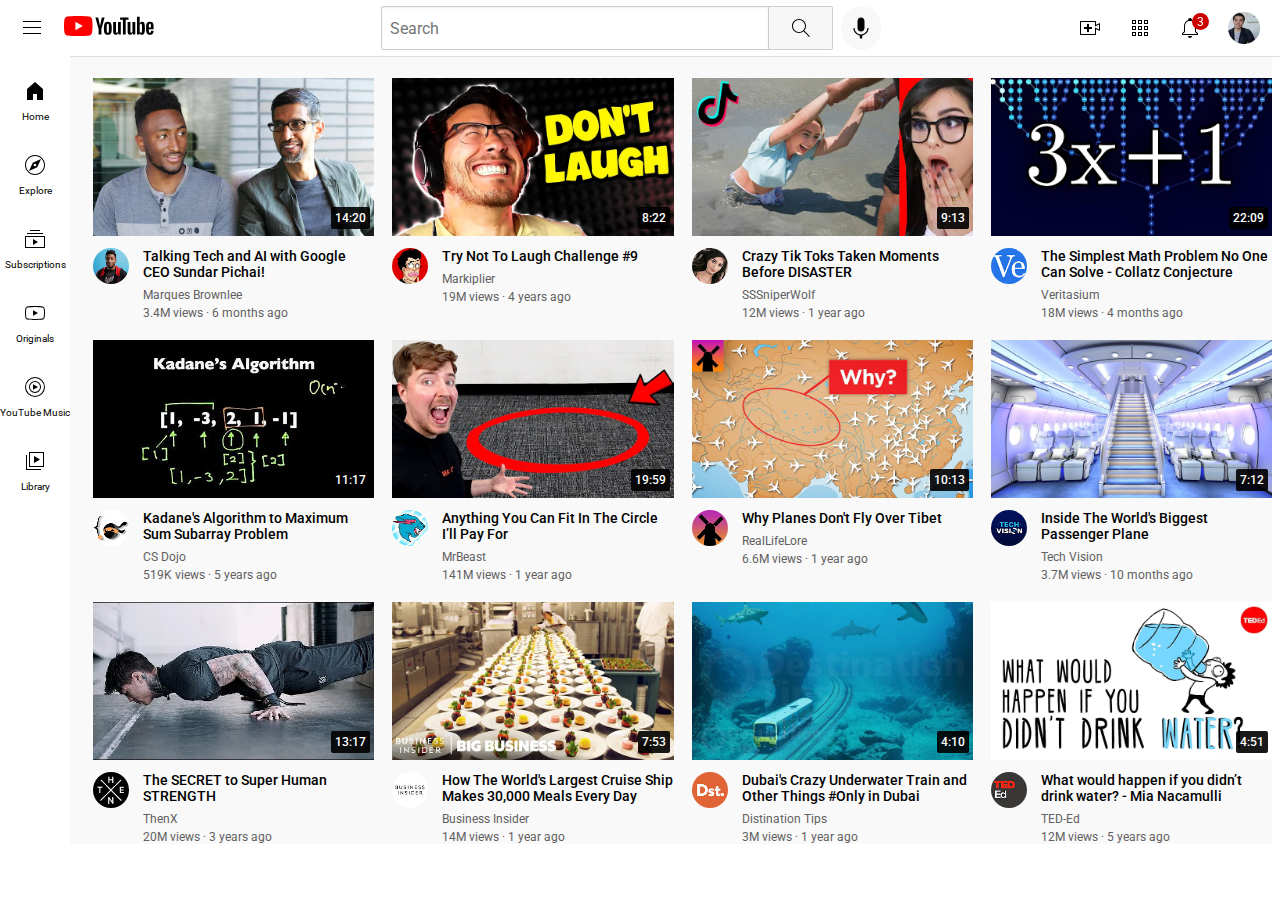
<file: index.html>
<!DOCTYPE html>
<html>
  <head>
    <title>
      youtube.com
    </title>
    <link rel="stylesheet" href="styles/video.css">
    <link rel="stylesheet" href="styles/header.css">
    <link rel="stylesheet" href="styles/general.css">
    <link rel="stylesheet" href="styles/sidebar.css">

        <link rel="preconnect" href="https://fonts.googleapis.com">
    <link rel="preconnect" href="https://fonts.gstatic.com" crossorigin>
    <link href="https://fonts.googleapis.com/css2?family=Roboto:ital,wght@0,100..900;1,100..900&display=swap" rel="stylesheet">
  </head>
  <body>
    <header class="header">

      <div class="left-section">
        <img src="icons/hamburger-menu.svg" class="hamburger-menu-icon">
        <a href="https://www.youtube.com/">
          <img src="icons/youtube-logo.svg" class="youtube-logo-icon">
        </a>
        
      </div>

      <div class="middle-section">
        <input type="text" placeholder="Search" class="search-bar">
        <button class="search-button"><img src="icons/search.svg" class="search-icon">
          <div class="tooltip">Search</div>
        </button>
        <button class="voice-search-button"><img src="icons/voice-search-icon.svg" class="voice-search-icon">
          <div class="tooltip">Search with your voice</div>
        </button>
      </div>

      <div class="right-section">
        <div class="tooltip-container">
          <img src="icons/upload.svg" class="upload-icon">
          <div class="tooltip">Create</div>
        </div>
        
        <div class="tooltip-container">
          <img src="icons/youtube-apps.svg" class="youtube-apps-icon">
          <div class="tooltip">YouTube apps</div>
        </div>
        
        <div class="tooltip-container">
          <img src="icons/notifications.svg" class="notifications-icon">
          <div class="tooltip">Notifications</div>
          <div class="notifications-count">3</div>
        </div>
        
        <img src="channel-picture/my-channel.jpeg" class="mychannel">
      </div>

      
        <div class="sidebar">
          <div class="sidebar-link"><img src="icons/home.svg" alt="">
            <div>Home</div>
          </div>

          <div class="sidebar-link"><img src="icons/explore.svg" alt="">
            <div>Explore</div>
          </div>

          <div class="sidebar-link"><img src="icons/subscriptions.svg" alt="">
            <div>Subscriptions</div>
          </div>

          <div class="sidebar-link"><img src="icons/originals.svg" alt="">
            <div>Originals</div>
          </div>

          <div class="sidebar-link"><img src="icons/youtube-music.svg" alt="">
            <div>YouTube Music</div>
          </div>

          <div class="sidebar-link"><img src="icons/library.svg" alt="">
            <div>Library</div>
          </div>

        </div>
     

    </header>

    <main style="padding-top: 70px; padding-left: 20px; background-color: rgb(249, 249, 249);">

      <div class="video-grid">

        <div class="video-card">

          <div class="thumbnail-row">
            <a href="https://www.youtube.com/watch?v=n2RNcPRtAiY">
              <img src="thumbnails/thumbnail-1.webp" class="thumbnails">
            </a>
            
            <div class="video-time">14:20</div>

          </div>

          <div class="video-info-grid">
            <div>
              <a href="https://www.youtube.com/c/mkbhd">
                <img src="channel-picture/channel-1.jpeg" class="channel-picture">
              </a>
              </div>
            <div>
              <a href="https://www.youtube.com/c/mkbhd" class="video-link">
                <p class="video-title">
                  Talking Tech and AI with Google CEO Sundar Pichai!
                </p>
              </a>
              <a href="https://www.youtube.com/c/mkbhd" class="video-link">
                <p class="video-author">
                  Marques Brownlee
                </p>
              </a>
            
              <p class="video-stats">
                3.4M views &#183; 6 months ago
              </p>
            </div>
          </div>
        </div>
  
  
        <div class="video-card">
          <div class="thumbnail-row">
            <a href="https://www.youtube.com/watch?v=mP0RAo9SKZk">
              <img src="thumbnails/thumbnail-2.webp" class="thumbnails">
            </a>
            
            <div class="video-time">8:22</div>
          </div>

          <div class="video-info-grid">
            <div>
              <a href="https://www.youtube.com/c/markiplier">
                <img src="channel-picture/channel-2.jpeg" class="channel-picture">
              </a>
              </div>
            <div>
              <a href="https://www.youtube.com/watch?v=mP0RAo9SKZk" class="video-link">
                <p class="video-title">
                  Try Not To Laugh Challenge #9
                </p>
              </a>
             
              <a href="https://www.youtube.com/c/markiplier" class="video-link">
                <p class="video-author">
                  Markiplier
                </p>
              </a>
              
              <p class="video-stats">
                19M views &#183; 4 years ago
              </p>
            </div>
          </div>
        </div>
  
  
        <div class="video-card">
          <div class="thumbnail-row">
            <a href="https://www.youtube.com/watch?v=FgjPQQeTh1w">
              <img src="thumbnails/thumbnail-3.webp" class="thumbnails">
            </a>
            
            <div class="video-time">9:13</div>
          </div>

          <div class="video-info-grid">
            <div>
              <a href="https://www.youtube.com/user/SSSniperWolf">
                <img src="channel-picture/channel-3.jpeg" class="channel-picture">
              </a>
             </div>
            <div>
              <a href="https://www.youtube.com/watch?v=FgjPQQeTh1w" class="video-link">
                <p class="video-title">
                  Crazy Tik Toks Taken Moments Before DISASTER
                </p>
              </a>
             <a href="https://www.youtube.com/user/SSSniperWolf" class="video-link">
              <p class="video-author">
                SSSniperWolf
              </p>
             </a>
             
              <p class="video-stats">
                12M views &#183; 1 year ago
              </p>
            </div>
          </div>
        </div>
  
        <div class="video-card">
          <div class="thumbnail-row">
            <a href="https://www.youtube.com/watch?v=094y1Z2wpJg">
              <img src="thumbnails/thumbnail-4.webp" class="thumbnails">
            </a>
           
            <div class="video-time">22:09</div>
          </div>
          <div class="video-info-grid">
            <div>
              <a href="https://www.youtube.com/c/veritasium">
                <img src="channel-picture/channel-4.jpeg" class="channel-picture">
              </a></div>
            <div>
              <a href="https://www.youtube.com/watch?v=094y1Z2wpJg" class="video-link">
                <p class="video-title">
                  The Simplest Math Problem No One Can Solve - Collatz Conjecture
                </p>
              </a>
              <a href="https://www.youtube.com/c/veritasium" class="video-link">
                <p class="video-author">
                  Veritasium
                </p>
              </a>
              
              <p class="video-stats">
                18M views &#183; 4 months ago
              </p>
            </div>
          </div>
        </div>
  
  
        <div class="video-card">
          <div class="thumbnail-row">
            <a href="https://www.youtube.com/watch?v=86CQq3pKSUw">
              <img src="thumbnails/thumbnail-5.webp" class="thumbnails">
            </a>

            
            
            <div class="video-time">11:17</div>
          </div>
          <div class="video-info-grid">
            <div>
              <a href="https://www.youtube.com/c/CSDojo">
                <img src="channel-picture/channel-5.jpeg" class="channel-picture">
              </a></div>
            <div>
              <a href="https://www.youtube.com/watch?v=86CQq3pKSUw" class="video-link">
                <p class="video-title">
                  Kadane's Algorithm to Maximum Sum Subarray Problem
                </p>
              </a>
              <a href="https://www.youtube.com/c/CSDojo" class="video-link">
                <p class="video-author">
                  CS Dojo
                </p>
              </a>
              
              <p class="video-stats">
                519K views &#183; 5 years ago
              </p>
            </div>
          </div>
        </div>
  
        <div class="video-card">
          <div class="thumbnail-row">
            <a href="https://www.youtube.com/watch?v=yXWw0_UfSFg">
              <img src="thumbnails/thumbnail-6.webp" class="thumbnails">
            </a>
            
            <div class="video-time">19:59</div>
          </div>
          <div class="video-info-grid">
            <div>
              <a href="https://www.youtube.com/channel/UCX6OQ3DkcsbYNE6H8uQQuVA">
                <img src="channel-picture/channel-6.jpeg" class="channel-picture">
              </a></div>
            <div>
              <a href="https://www.youtube.com/watch?v=yXWw0_UfSFg" class="video-link">
                <p class="video-title">
                  Anything You Can Fit In The Circle I’ll Pay For
                 </p>
              </a>
             
              <a href="https://www.youtube.com/channel/UCX6OQ3DkcsbYNE6H8uQQuVA" class="video-link">
                <p class="video-author">
                  MrBeast
                </p>
              </a>
             
              <p class="video-stats">
                141M views &#183; 1 year ago
              </p>
            </div>
          </div>
        </div>


        <div class="video-card">
          <div class="thumbnail-row">
            <a href="https://www.youtube.com/watch?v=fNVa1qMbF9Y">
              <img src="thumbnails/thumbnail-7.webp" class="thumbnails">
            </a>
            
            <div class="video-time">10:13</div>
          </div>
          <div class="video-info-grid">
            <div>
              <a href="https://www.youtube.com/channel/UCP5tjEmvPItGyLhmjdwP7Ww">
                <img src="channel-picture/channel-7.jpeg" class="channel-picture">
              </a></div>
            <div>
              <a href="https://www.youtube.com/watch?v=fNVa1qMbF9Y" class="video-link">
                <p class="video-title">
                  Why Planes Don't Fly Over Tibet
                </p>
              </a>
            <a href="https://www.youtube.com/channel/UCP5tjEmvPItGyLhmjdwP7Ww" class="video-link">
              <p class="video-author">
                RealLifeLore
              </p>
            </a>
             
              <p class="video-stats">
                6.6M views &#183; 1 year ago
              </p>
            </div>
          </div>
        </div>

        <div class="video-card">
          <div class="thumbnail-row">
            <a href="https://www.youtube.com/watch?v=lFm4EM1juls">
              <img src="thumbnails/thumbnail-8.webp" class="thumbnails">
            </a>
            
            <div class="video-time">7:12</div>
          </div>
          <div class="video-info-grid">
            <div>
              <a href="https://www.youtube.com/channel/UCHAK6CyegY22Zj2GWrcaIxg">
                <img src="channel-picture/channel-8.jpeg" class="channel-picture">
              </a></div>
            <div>
              <a href="https://www.youtube.com/watch?v=lFm4EM1juls" class="video-link">
                <p class="video-title">
                  Inside The World's Biggest Passenger Plane
                </p>
              </a>
            <a href="https://www.youtube.com/channel/UCHAK6CyegY22Zj2GWrcaIxg" class="video-link">
              <p class="video-author">
                Tech Vision
              </p>
            </a>
              
              <p class="video-stats">
                3.7M views &#183; 10 months ago
              </p>
            </div>
          </div>
        </div>


        <div class="video-card">
          <div class="thumbnail-row">
            <a href="https://www.youtube.com/watch?v=ixmxOlcrlUc">
              <img src="thumbnails/thumbnail-9.webp" class="thumbnails">
            </a>
           
            <div class="video-time">13:17</div>
          </div>
          <div class="video-info-grid">
            <div>
              <a href="https://www.youtube.com/c/OFFICIALTHENXSTUDIOS">
                <img src="channel-picture/channel-9.jpeg" class="channel-picture">
              </a></div>
            <div>
              <a href="https://www.youtube.com/watch?v=ixmxOlcrlUc" class="video-link">
                <p class="video-title">
                  The SECRET to Super Human STRENGTH
                </p>
              </a>
              <a href="https://www.youtube.com/c/OFFICIALTHENXSTUDIOS" class="video-link">
                <p class="video-author">
                  ThenX
                </p>
              </a>
              
              <p class="video-stats">
                20M views &#183; 3 years ago
              </p>
            </div>
          </div>
        </div>


        <div class="video-card">
          <div class="thumbnail-row">
            <a href="https://www.youtube.com/watch?v=R2vXbFp5C9o">
              <img src="thumbnails/thumbnail-10.webp" class="thumbnails">
            </a>
            
            <div class="video-time">7:53</div>
          </div>
          <div class="video-info-grid">
            <div>
              <a href="https://www.youtube.com/user/businessinsider">
                <img src="channel-picture/channel-10.jpeg" class="channel-picture">
              </a></div>
            <div>
              <a href="https://www.youtube.com/watch?v=R2vXbFp5C9o" class="video-link">
                <p class="video-title">
                  How The World's Largest Cruise Ship Makes 30,000 Meals Every Day
                </p>
              </a>
              <a href="https://www.youtube.com/user/businessinsider" class="video-link">
                <p class="video-author">
                  Business Insider
                </p>
              </a>
             
              <p class="video-stats">
                14M views &#183; 1 year ago
              </p>
            </div>
          </div>
        </div>


        <div class="video-card">
          <div class="thumbnail-row">
            <a href="https://www.youtube.com/watch?v=0nZuYyXET3s">
              <img src="thumbnails/thumbnail-11.webp" class="thumbnails">
            </a>
            
            <div class="video-time">4:10</div>
          </div>
          <div class="video-info-grid">
            <div>
              <a href="https://www.youtube.com/c/Destinationtips">
                <img src="channel-picture/channel-11.jpeg" class="channel-picture">
              </a></div>
            <div>
              <a href="https://www.youtube.com/watch?v=0nZuYyXET3s" class="video-link">
                <p class="video-title">
                  Dubai's Crazy Underwater Train and Other Things #Only in Dubai
                </p>
              </a>
              <a href="https://www.youtube.com/c/Destinationtips" class="video-link">
                <p class="video-author">
                  Distination Tips 
                </p>
              </a>
              
              <p class="video-stats">
                3M views &#183; 1 year ago
              </p>
            </div>
          </div>
        </div>


        <div class="video-card">
          <div class="thumbnail-row">
            <a href="https://www.youtube.com/watch?v=9iMGFqMmUFs">
              <img src="thumbnails/thumbnail-12.webp" class="thumbnails">
            </a>
            
            <div class="video-time">4:51</div>
          </div>
          <div class="video-info-grid">
            <div>
              <a href="https://www.youtube.com/teded">
                <img src="channel-picture/channel-12.jpeg" class="channel-picture">
              </a></div>
            <div>
              <a href="https://www.youtube.com/watch?v=9iMGFqMmUFs" class="video-link">
                <p class="video-title">
                  What would happen if you didn’t drink water? - Mia Nacamulli
                </p>
              </a>
              <a href="https://www.youtube.com/teded" class="video-link">
                <p class="video-author">
                  TED-Ed
                </p>
              </a>
          
              <p class="video-stats">
                12M views &#183; 5 years ago
              </p>
            </div>
          </div>
        </div>

      </div>
     

    </main>
    
  </body>
</html>
</file>
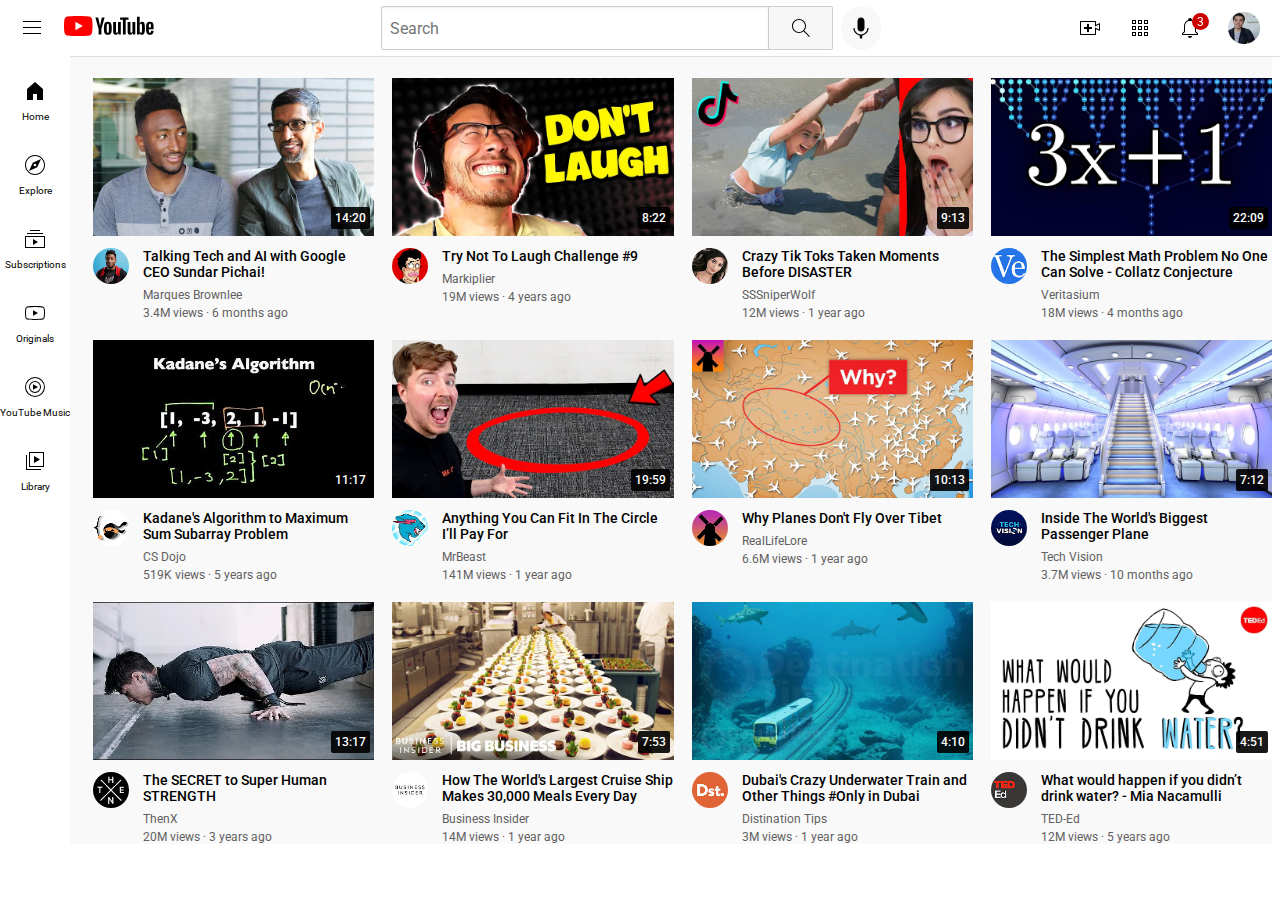
<file: youtube.html>
<!DOCTYPE html>
<html>
  <head>
    <title>
      youtube.com
    </title>
    <link rel="stylesheet" href="styles/video.css">
    <link rel="stylesheet" href="styles/header.css">
    <link rel="stylesheet" href="styles/general.css">
    <link rel="stylesheet" href="styles/sidebar.css">

        <link rel="preconnect" href="https://fonts.googleapis.com">
    <link rel="preconnect" href="https://fonts.gstatic.com" crossorigin>
    <link href="https://fonts.googleapis.com/css2?family=Roboto:ital,wght@0,100..900;1,100..900&display=swap" rel="stylesheet">
  </head>
  <body>
    <header class="header">

      <div class="left-section">
        <img src="icons/hamburger-menu.svg" class="hamburger-menu-icon">
        <a href="https://www.youtube.com/">
          <img src="icons/youtube-logo.svg" class="youtube-logo-icon">
        </a>
        
      </div>

      <div class="middle-section">
        <input type="text" placeholder="Search" class="search-bar">
        <button class="search-button"><img src="icons/search.svg" class="search-icon">
          <div class="tooltip">Search</div>
        </button>
        <button class="voice-search-button"><img src="icons/voice-search-icon.svg" class="voice-search-icon">
          <div class="tooltip">Search with your voice</div>
        </button>
      </div>

      <div class="right-section">
        <div class="tooltip-container">
          <img src="icons/upload.svg" class="upload-icon">
          <div class="tooltip">Create</div>
        </div>
        
        <div class="tooltip-container">
          <img src="icons/youtube-apps.svg" class="youtube-apps-icon">
          <div class="tooltip">YouTube apps</div>
        </div>
        
        <div class="tooltip-container">
          <img src="icons/notifications.svg" class="notifications-icon">
          <div class="tooltip">Notifications</div>
          <div class="notifications-count">3</div>
        </div>
        
        <img src="channel-picture/my-channel.jpeg" class="mychannel">
      </div>

      
        <div class="sidebar">
          <div class="sidebar-link"><img src="icons/home.svg" alt="">
            <div>Home</div>
          </div>

          <div class="sidebar-link"><img src="icons/explore.svg" alt="">
            <div>Explore</div>
          </div>

          <div class="sidebar-link"><img src="icons/subscriptions.svg" alt="">
            <div>Subscriptions</div>
          </div>

          <div class="sidebar-link"><img src="icons/originals.svg" alt="">
            <div>Originals</div>
          </div>

          <div class="sidebar-link"><img src="icons/youtube-music.svg" alt="">
            <div>YouTube Music</div>
          </div>

          <div class="sidebar-link"><img src="icons/library.svg" alt="">
            <div>Library</div>
          </div>

        </div>
     

    </header>

    <main style="padding-top: 70px; padding-left: 20px; background-color: rgb(249, 249, 249);">

      <div class="video-grid">

        <div class="video-card">

          <div class="thumbnail-row">
            <a href="https://www.youtube.com/watch?v=n2RNcPRtAiY">
              <img src="thumbnails/thumbnail-1.webp" class="thumbnails">
            </a>
            
            <div class="video-time">14:20</div>

          </div>

          <div class="video-info-grid">
            <div>
              <a href="https://www.youtube.com/c/mkbhd">
                <img src="channel-picture/channel-1.jpeg" class="channel-picture">
              </a>
              </div>
            <div>
              <a href="https://www.youtube.com/c/mkbhd" class="video-link">
                <p class="video-title">
                  Talking Tech and AI with Google CEO Sundar Pichai!
                </p>
              </a>
              <a href="https://www.youtube.com/c/mkbhd" class="video-link">
                <p class="video-author">
                  Marques Brownlee
                </p>
              </a>
            
              <p class="video-stats">
                3.4M views &#183; 6 months ago
              </p>
            </div>
          </div>
        </div>
  
  
        <div class="video-card">
          <div class="thumbnail-row">
            <a href="https://www.youtube.com/watch?v=mP0RAo9SKZk">
              <img src="thumbnails/thumbnail-2.webp" class="thumbnails">
            </a>
            
            <div class="video-time">8:22</div>
          </div>

          <div class="video-info-grid">
            <div>
              <a href="https://www.youtube.com/c/markiplier">
                <img src="channel-picture/channel-2.jpeg" class="channel-picture">
              </a>
              </div>
            <div>
              <a href="https://www.youtube.com/watch?v=mP0RAo9SKZk" class="video-link">
                <p class="video-title">
                  Try Not To Laugh Challenge #9
                </p>
              </a>
             
              <a href="https://www.youtube.com/c/markiplier" class="video-link">
                <p class="video-author">
                  Markiplier
                </p>
              </a>
              
              <p class="video-stats">
                19M views &#183; 4 years ago
              </p>
            </div>
          </div>
        </div>
  
  
        <div class="video-card">
          <div class="thumbnail-row">
            <a href="https://www.youtube.com/watch?v=FgjPQQeTh1w">
              <img src="thumbnails/thumbnail-3.webp" class="thumbnails">
            </a>
            
            <div class="video-time">9:13</div>
          </div>

          <div class="video-info-grid">
            <div>
              <a href="https://www.youtube.com/user/SSSniperWolf">
                <img src="channel-picture/channel-3.jpeg" class="channel-picture">
              </a>
             </div>
            <div>
              <a href="https://www.youtube.com/watch?v=FgjPQQeTh1w" class="video-link">
                <p class="video-title">
                  Crazy Tik Toks Taken Moments Before DISASTER
                </p>
              </a>
             <a href="https://www.youtube.com/user/SSSniperWolf" class="video-link">
              <p class="video-author">
                SSSniperWolf
              </p>
             </a>
             
              <p class="video-stats">
                12M views &#183; 1 year ago
              </p>
            </div>
          </div>
        </div>
  
        <div class="video-card">
          <div class="thumbnail-row">
            <a href="https://www.youtube.com/watch?v=094y1Z2wpJg">
              <img src="thumbnails/thumbnail-4.webp" class="thumbnails">
            </a>
           
            <div class="video-time">22:09</div>
          </div>
          <div class="video-info-grid">
            <div>
              <a href="https://www.youtube.com/c/veritasium">
                <img src="channel-picture/channel-4.jpeg" class="channel-picture">
              </a></div>
            <div>
              <a href="https://www.youtube.com/watch?v=094y1Z2wpJg" class="video-link">
                <p class="video-title">
                  The Simplest Math Problem No One Can Solve - Collatz Conjecture
                </p>
              </a>
              <a href="https://www.youtube.com/c/veritasium" class="video-link">
                <p class="video-author">
                  Veritasium
                </p>
              </a>
              
              <p class="video-stats">
                18M views &#183; 4 months ago
              </p>
            </div>
          </div>
        </div>
  
  
        <div class="video-card">
          <div class="thumbnail-row">
            <a href="https://www.youtube.com/watch?v=86CQq3pKSUw">
              <img src="thumbnails/thumbnail-5.webp" class="thumbnails">
            </a>

            
            
            <div class="video-time">11:17</div>
          </div>
          <div class="video-info-grid">
            <div>
              <a href="https://www.youtube.com/c/CSDojo">
                <img src="channel-picture/channel-5.jpeg" class="channel-picture">
              </a></div>
            <div>
              <a href="https://www.youtube.com/watch?v=86CQq3pKSUw" class="video-link">
                <p class="video-title">
                  Kadane's Algorithm to Maximum Sum Subarray Problem
                </p>
              </a>
              <a href="https://www.youtube.com/c/CSDojo" class="video-link">
                <p class="video-author">
                  CS Dojo
                </p>
              </a>
              
              <p class="video-stats">
                519K views &#183; 5 years ago
              </p>
            </div>
          </div>
        </div>
  
        <div class="video-card">
          <div class="thumbnail-row">
            <a href="https://www.youtube.com/watch?v=yXWw0_UfSFg">
              <img src="thumbnails/thumbnail-6.webp" class="thumbnails">
            </a>
            
            <div class="video-time">19:59</div>
          </div>
          <div class="video-info-grid">
            <div>
              <a href="https://www.youtube.com/channel/UCX6OQ3DkcsbYNE6H8uQQuVA">
                <img src="channel-picture/channel-6.jpeg" class="channel-picture">
              </a></div>
            <div>
              <a href="https://www.youtube.com/watch?v=yXWw0_UfSFg" class="video-link">
                <p class="video-title">
                  Anything You Can Fit In The Circle I’ll Pay For
                 </p>
              </a>
             
              <a href="https://www.youtube.com/channel/UCX6OQ3DkcsbYNE6H8uQQuVA" class="video-link">
                <p class="video-author">
                  MrBeast
                </p>
              </a>
             
              <p class="video-stats">
                141M views &#183; 1 year ago
              </p>
            </div>
          </div>
        </div>


        <div class="video-card">
          <div class="thumbnail-row">
            <a href="https://www.youtube.com/watch?v=fNVa1qMbF9Y">
              <img src="thumbnails/thumbnail-7.webp" class="thumbnails">
            </a>
            
            <div class="video-time">10:13</div>
          </div>
          <div class="video-info-grid">
            <div>
              <a href="https://www.youtube.com/channel/UCP5tjEmvPItGyLhmjdwP7Ww">
                <img src="channel-picture/channel-7.jpeg" class="channel-picture">
              </a></div>
            <div>
              <a href="https://www.youtube.com/watch?v=fNVa1qMbF9Y" class="video-link">
                <p class="video-title">
                  Why Planes Don't Fly Over Tibet
                </p>
              </a>
            <a href="https://www.youtube.com/channel/UCP5tjEmvPItGyLhmjdwP7Ww" class="video-link">
              <p class="video-author">
                RealLifeLore
              </p>
            </a>
             
              <p class="video-stats">
                6.6M views &#183; 1 year ago
              </p>
            </div>
          </div>
        </div>

        <div class="video-card">
          <div class="thumbnail-row">
            <a href="https://www.youtube.com/watch?v=lFm4EM1juls">
              <img src="thumbnails/thumbnail-8.webp" class="thumbnails">
            </a>
            
            <div class="video-time">7:12</div>
          </div>
          <div class="video-info-grid">
            <div>
              <a href="https://www.youtube.com/channel/UCHAK6CyegY22Zj2GWrcaIxg">
                <img src="channel-picture/channel-8.jpeg" class="channel-picture">
              </a></div>
            <div>
              <a href="https://www.youtube.com/watch?v=lFm4EM1juls" class="video-link">
                <p class="video-title">
                  Inside The World's Biggest Passenger Plane
                </p>
              </a>
            <a href="https://www.youtube.com/channel/UCHAK6CyegY22Zj2GWrcaIxg" class="video-link">
              <p class="video-author">
                Tech Vision
              </p>
            </a>
              
              <p class="video-stats">
                3.7M views &#183; 10 months ago
              </p>
            </div>
          </div>
        </div>


        <div class="video-card">
          <div class="thumbnail-row">
            <a href="https://www.youtube.com/watch?v=ixmxOlcrlUc">
              <img src="thumbnails/thumbnail-9.webp" class="thumbnails">
            </a>
           
            <div class="video-time">13:17</div>
          </div>
          <div class="video-info-grid">
            <div>
              <a href="https://www.youtube.com/c/OFFICIALTHENXSTUDIOS">
                <img src="channel-picture/channel-9.jpeg" class="channel-picture">
              </a></div>
            <div>
              <a href="https://www.youtube.com/watch?v=ixmxOlcrlUc" class="video-link">
                <p class="video-title">
                  The SECRET to Super Human STRENGTH
                </p>
              </a>
              <a href="https://www.youtube.com/c/OFFICIALTHENXSTUDIOS" class="video-link">
                <p class="video-author">
                  ThenX
                </p>
              </a>
              
              <p class="video-stats">
                20M views &#183; 3 years ago
              </p>
            </div>
          </div>
        </div>


        <div class="video-card">
          <div class="thumbnail-row">
            <a href="https://www.youtube.com/watch?v=R2vXbFp5C9o">
              <img src="thumbnails/thumbnail-10.webp" class="thumbnails">
            </a>
            
            <div class="video-time">7:53</div>
          </div>
          <div class="video-info-grid">
            <div>
              <a href="https://www.youtube.com/user/businessinsider">
                <img src="channel-picture/channel-10.jpeg" class="channel-picture">
              </a></div>
            <div>
              <a href="https://www.youtube.com/watch?v=R2vXbFp5C9o" class="video-link">
                <p class="video-title">
                  How The World's Largest Cruise Ship Makes 30,000 Meals Every Day
                </p>
              </a>
              <a href="https://www.youtube.com/user/businessinsider" class="video-link">
                <p class="video-author">
                  Business Insider
                </p>
              </a>
             
              <p class="video-stats">
                14M views &#183; 1 year ago
              </p>
            </div>
          </div>
        </div>


        <div class="video-card">
          <div class="thumbnail-row">
            <a href="https://www.youtube.com/watch?v=0nZuYyXET3s">
              <img src="thumbnails/thumbnail-11.webp" class="thumbnails">
            </a>
            
            <div class="video-time">4:10</div>
          </div>
          <div class="video-info-grid">
            <div>
              <a href="https://www.youtube.com/c/Destinationtips">
                <img src="channel-picture/channel-11.jpeg" class="channel-picture">
              </a></div>
            <div>
              <a href="https://www.youtube.com/watch?v=0nZuYyXET3s" class="video-link">
                <p class="video-title">
                  Dubai's Crazy Underwater Train and Other Things #Only in Dubai
                </p>
              </a>
              <a href="https://www.youtube.com/c/Destinationtips" class="video-link">
                <p class="video-author">
                  Distination Tips 
                </p>
              </a>
              
              <p class="video-stats">
                3M views &#183; 1 year ago
              </p>
            </div>
          </div>
        </div>


        <div class="video-card">
          <div class="thumbnail-row">
            <a href="https://www.youtube.com/watch?v=9iMGFqMmUFs">
              <img src="thumbnails/thumbnail-12.webp" class="thumbnails">
            </a>
            
            <div class="video-time">4:51</div>
          </div>
          <div class="video-info-grid">
            <div>
              <a href="https://www.youtube.com/teded">
                <img src="channel-picture/channel-12.jpeg" class="channel-picture">
              </a></div>
            <div>
              <a href="https://www.youtube.com/watch?v=9iMGFqMmUFs" class="video-link">
                <p class="video-title">
                  What would happen if you didn’t drink water? - Mia Nacamulli
                </p>
              </a>
              <a href="https://www.youtube.com/teded" class="video-link">
                <p class="video-author">
                  TED-Ed
                </p>
              </a>
          
              <p class="video-stats">
                12M views &#183; 5 years ago
              </p>
            </div>
          </div>
        </div>

      </div>
     

    </main>
    
  </body>
</html>
</file>
<file: styles/video.css>
.video-link {
  text-decoration: none;
  color: black;
}


.thumbnails {
  width: 100%;
}

.thumbnail-row {
  position: relative;
}

.video-time {
  background-color: rgba(0, 0, 0, 0.9);
  color: white;
  font-family: Roboto, Arial;
  font-size: 12px;
  position: absolute;
  bottom: 11px;
  right: 4px;
  padding: 4px;
  border-radius: 2px;
  font-weight: 500;
  
}

.channel-picture {
  width: 36px;
  height: 36px;
  object-fit: cover;
  border-radius: 20px;

}



.video-info-grid {
  display: grid;
  grid-template-columns: 50px 1fr;
  margin-top: 8px;
}

.video-title {
  font-size: 14px;
  font-weight: 500;
  margin-bottom: 8px;
  -webkit-line-clamp: 2;
  overflow: hidden;
  display: -webkit-box;
  -webkit-box-orient: vertical;
  text-overflow: ellipsis;
}

.video-author {
  font-size: 12px;
  color: rgb(96, 96, 96);
  margin-bottom: 4px;
}

.video-stats {
  font-size: 12px;
  color: rgb(96, 96, 96);
}

.video-grid {
  display: grid;
  grid-template-columns: 1fr 1fr 1fr;
  column-gap: 18px;
  row-gap: 20px;
  padding-left: 65px;
}

@media (max-width:870px) {
  .video-grid {
    grid-template-columns: 1fr 1fr;
  }
}

@media (min-width:1130px ) {
  .video-grid {
    grid-template-columns: 1fr 1fr 1fr 1fr;
  }
}

@media (max-width:871px) and (min-width:1129px) {
  .video-grid {
    grid-template-columns: 1fr 1fr 1fr;
  }
}
</file>
<file: styles/header.css>
.header {
  height: 56px;
  position: fixed;
  top: 0px;
  left: 0px;
  right: 0px;
  background-color: white;
  border-bottom-style: solid;
  border-bottom-width: 1px;
  border-bottom-color:rgb(222, 222, 222) ;
  display: flex;
  flex-direction: row;
  align-items: center;
  justify-content: space-between;
  z-index: 100;
  
  

}

.left-section {
  display: flex;
  align-items: center;
}

.hamburger-menu-icon {
  height: 24px;
  margin-right: 20px;
  margin-left: 20px;
  cursor: pointer;
}

.youtube-logo-icon {
  height: 20px;
}

.middle-section {
  display: flex;
  align-items: center;
  justify-content: center;
  flex: 1;
  max-width: 500px;
  margin-left: 60px;
}

.search-bar {
  height: 40px;
  border-style: solid;
  border-color: rgb(204, 204, 204);
  border-width: 1px;
  padding-left: 8px;
  flex: 1;
  font-family: Roboto, Arial;
  font-size: 16px;
  box-shadow: inset 0px 1px 2px rgb(238, 238, 238);
  border-bottom-left-radius: 2px;
  border-top-left-radius: 2px;
  width: 0;

}

.search-bar:focus {
  outline: none;
  border-color: rgb(31, 92, 198);
  border-style: solid;
  outline-offset: -1px;
}

.search-bar::placeholder {
  font-size: 16px;
  font-family: Roboto, Arial;
}

.search-icon,
.voicce-search-icon {
  height: 24px;
}

.search-button {
  height: 44px;
  width: 64px;
  border-style: solid;
  border-color: rgb(204, 204, 204);
  border-width: 1px;
  background-color: rgb(247, 247, 247);
  border-left: none;
  border-top-right-radius: 2px;
  border-bottom-right-radius: 2px;
  display: flex;
  align-items: center;
  justify-content: center;
  cursor: pointer;
  transition: background-color 0.15s;
  position: relative;
}

.search-button:hover {
  background-color: rgb(239, 239, 239);
}

.search-button:active {
  background-color: rgb(232, 232, 232);
}

.voice-search-button {
  height: 44px;
  width: 40px;
  border-style: none;
  margin-left: 8px;
  border-radius: 20px;
  display: flex;
  align-items: center;
  justify-content: center;
  background-color: rgb(248, 248, 248);
  position: relative;
  cursor: pointer;
}

.right-section {
  display: flex;
  align-items: center;
  justify-content: space-between;
  width: 182px;
  margin-left: 30px;
  margin-right: 20px;
  flex-shrink: 0;
}

.upload-icon,
.youtube-apps-icon,
.notifications-icon {
  height: 24px;
  cursor: pointer;
}

.mychannel {
  height: 32px;
  cursor: pointer;
}


.search-button .tooltip,
.voice-search-button .tooltip,
.tooltip-container .tooltip {
  background-color: rgba(96, 96, 96, 0.9);
  color: white;
  font-family: Roboto, Arial;
  font-size: 12px;
  position: absolute;
  bottom: -46px;
  display: flex;
  align-items: center;
  justify-content: center;
  padding: 8px;
  border-radius: 2px;
  opacity: 0;
  pointer-events: none;
  white-space: nowrap;
  transition: opacity 0.15s;
}

.search-button:hover .tooltip,
.voice-search-button:hover .tooltip,
.tooltip-container:hover .tooltip {
  opacity: 1;
}


.tooltip-container {
  position: relative;
  cursor: pointer;
  display: flex;
  align-items: center;
  justify-content: center;
}

.notifications-count {
  position: absolute;
  background-color: rgb(204, 0, 0);
  color: white;
  font-family: Roboto, Arial;
  font-size: 12px;
  top: -3px;
  right: -7px;
  padding: 1.5px 5px;
  border-radius: 10px;
  pointer-events: none;
  display: flex;
  align-items: center;
  justify-content: center;
}
</file>
<file: styles/general.css>
p {
  font-family: Roboto, Arial;
  margin-top: 0px;
  margin-bottom: 0px;
}
</file>
<file: styles/sidebar.css>
.sidebar {
  position: fixed;
  top: 55px;
  left: 0px;
  bottom: 0px;
  width: 70px;
  padding-top: 8px;
  z-index: 200;
  background-color: white;
  
  
}


.sidebar-link {
  height: 74px;
  display: flex;
  align-items: center;
  justify-content: center;
  flex-direction: column;
  cursor: pointer;
  transition: background-colo 0.15s;
}

.sidebar-link:hover {
  background-color: rgb(238, 238, 238);
}

.sidebar-link img {
  height: 24px;
}

.sidebar-link div {
  font-size: 10px;
  font-family: Roboto, Arial;
  margin-top: 8px;
}
</file>
